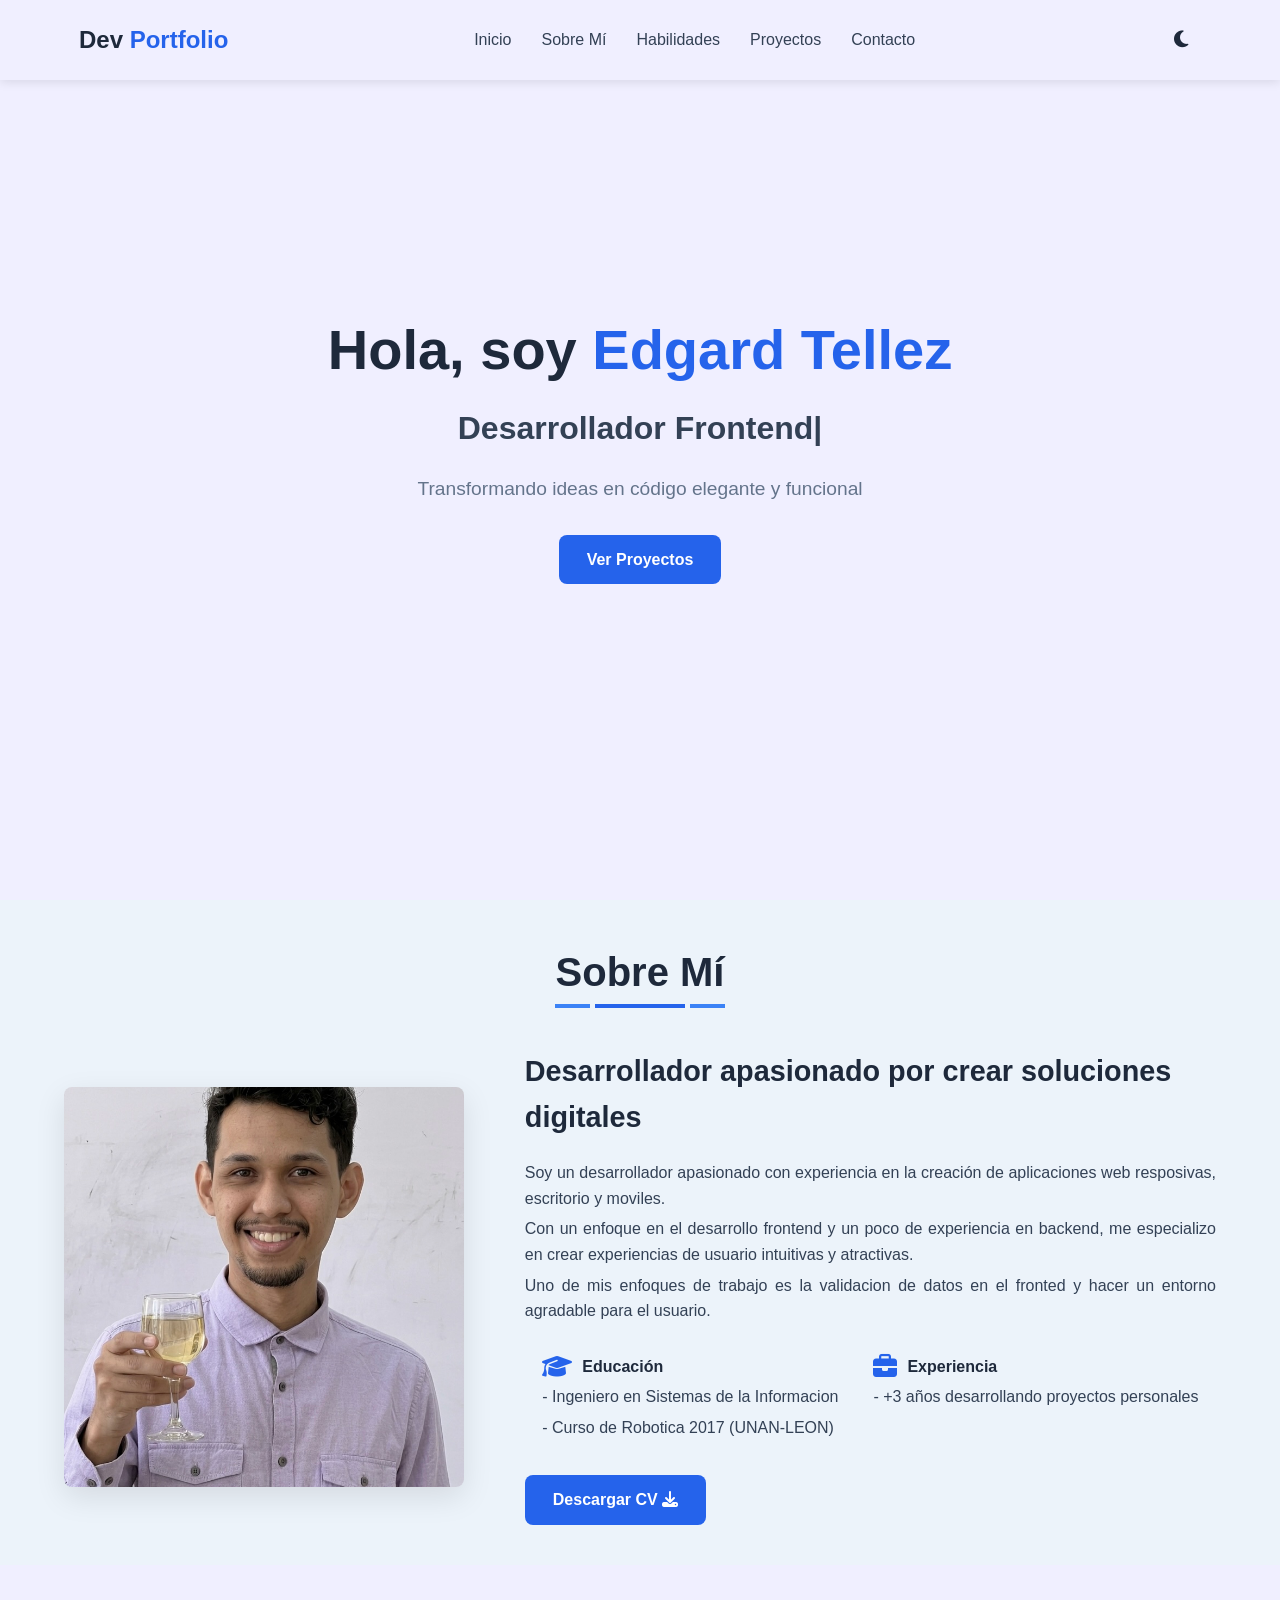
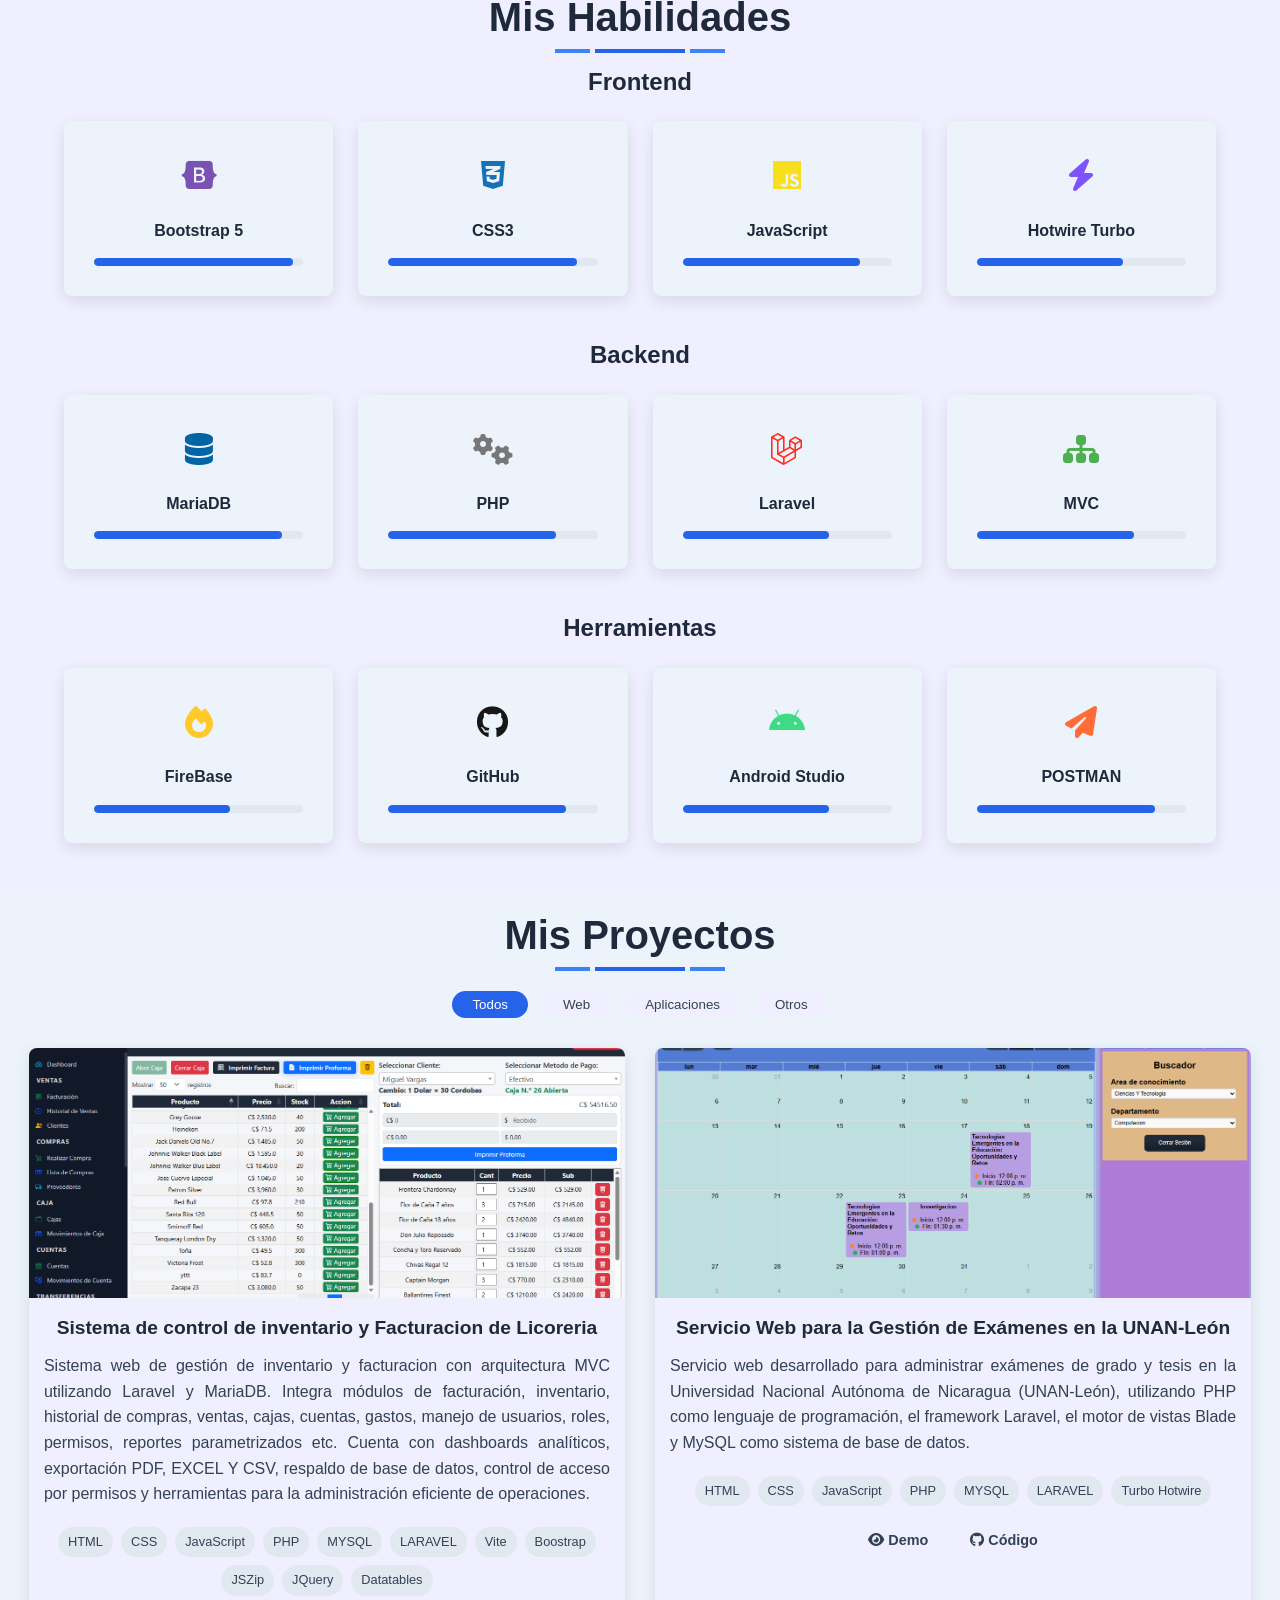
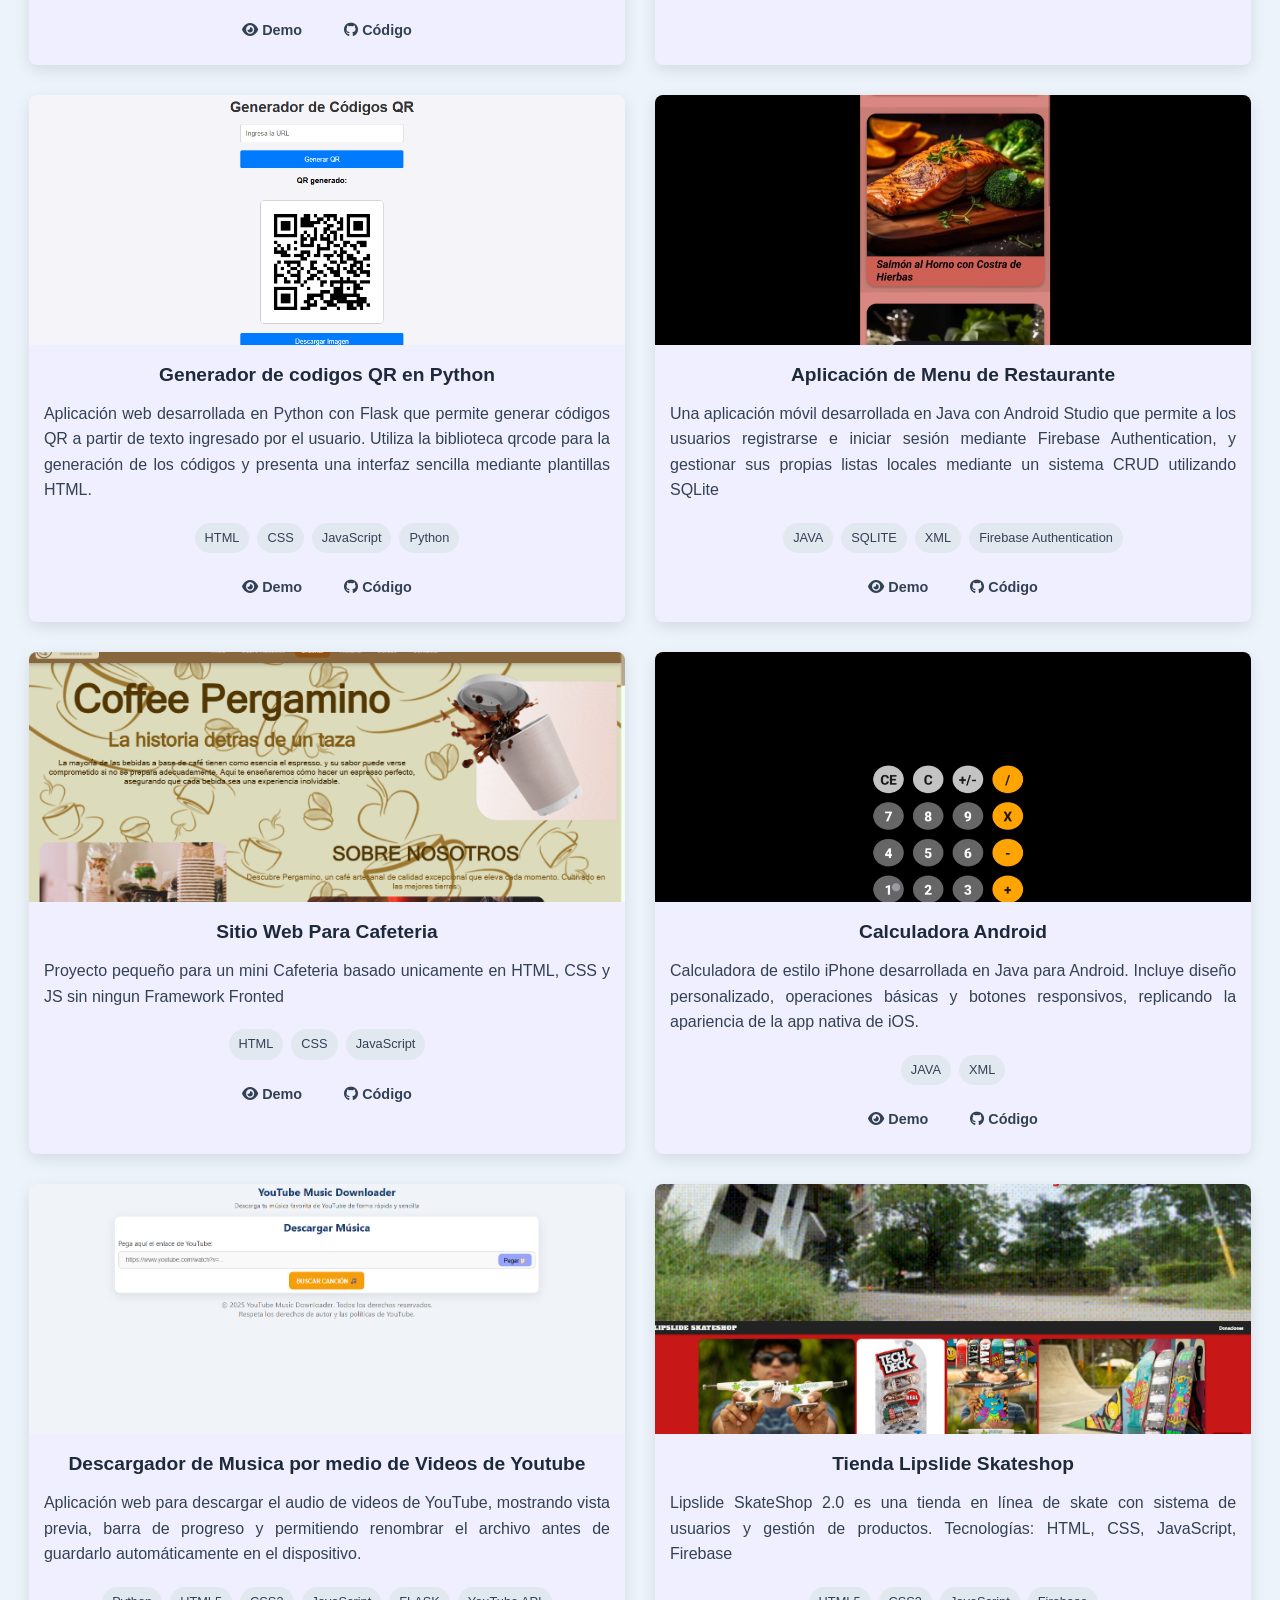
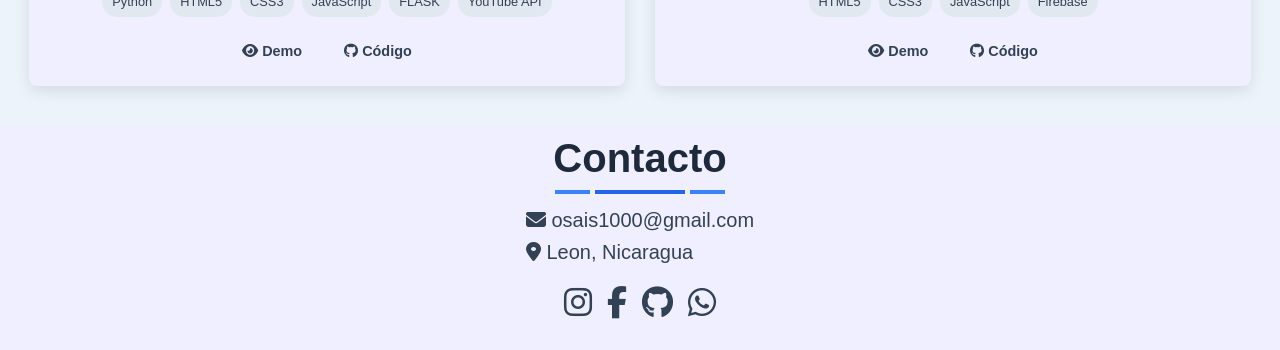
<file: public/index.html>
<!DOCTYPE html>
<html lang="es">
<head>
    <meta charset="UTF-8">
    <meta name="viewport" content="width=device-width, initial-scale=1.0">
    <title>Mi Portafolio | Desarrollador</title>
    <link rel="stylesheet" href="styles.css">
    <link rel="stylesheet" href="https://cdnjs.cloudflare.com/ajax/libs/font-awesome/6.4.0/css/all.min.css">

     <link rel="icon" type="image/png" href="Foto3.PNG">

</head>

<!-- Abrir global: py -m http.server 8000 (entrar con  tu ip: http://192.168.18.7:8000/ ) -->

<body>

    <!-- Header y Navegación -->

    <header>

        <div class="container">

            <div class="hamburger"> <span></span><span></span><span></span> </div>

            <div class="logo"> <h1>Dev <span>Portfolio</span></h1> </div>

            <nav>

                <ul class="nav-links">
                    <li><a href="#inicio">Inicio</a></li>
                    <li><a href="#sobre-mi">Sobre Mí</a></li>
                    <li><a href="#habilidades">Habilidades</a></li>
                    <li><a href="#proyectos">Proyectos</a></li>
                    <li><a href="#contacto">Contacto</a></li>
                </ul>

            </nav>

            <button class="theme-toggle"> <i class="fas fa-moon"></i> <i class="fas fa-sun"></i> </button>
        </div>
    </header>

    <!-- Sección Hero -->
    <section id="inicio" class="hero">

        <div class="container">

            <div class="hero-content">

                <h1>Hola, soy <span class="highlight">Edgard Tellez</span></h1>
                <h2>Desarrollador <span class="typed-text"></span></h2>
                <p>Transformando ideas en código elegante y funcional</p>

                <div class="hero-buttons"><a href="#proyectos" class="btn btn-primary">Ver Proyectos</a> </div>

                <!-- <div class="hero-image"> 
                    <div class="shape"></div>
                </div> -->

            </div>

            

        </div>

    </section>

    <!-- Sección Sobre Mí -->
    <section id="sobre-mi" class="about">

        <div class="container" >

            <div class="section-header"> <h2>Sobre Mí</h2> <div class="underline"></div> </div>

            <div class="about-content">

                <div class="about-image"> <img src="Foto3.PNG" style="height: 400px; width: 400px; object-fit: cover;" alt="Imagen de perfil"> </div>
                
                <div class="about-text">
                    
                    <h3>Desarrollador apasionado por crear soluciones digitales</h3>
                    <p>Soy un desarrollador apasionado con experiencia en la creación de aplicaciones web resposivas, escritorio y moviles.</p>
                    <p>Con un enfoque en el desarrollo frontend y un poco de experiencia en backend, me especializo en crear experiencias de usuario intuitivas y atractivas.</p>
                    <p>Uno de mis enfoques de trabajo es la validacion de datos en el fronted y hacer un entorno agradable para el usuario.</p>
                    
                    <div class="about-details">

                        <div class="detail">

                            <div class="ih4"> <i class="fas fa-graduation-cap"></i> <h4>Educación</h4> </div>
                        
                            <div> <p>- Ingeniero en Sistemas de la Informacion</p> <p> - Curso de Robotica 2017 (UNAN-LEON)</p> </div>
                        
                        </div>

                        <div class="detail">

                            <div class="ih4"> <i class="fas fa-briefcase"></i> <h4>Experiencia</h4> </div>
                            <div>  <p>- +3 años desarrollando proyectos personales</p> </div>

                        </div>

                    </div>

                    <a class="btn btn-primary" id="download-cv">Descargar CV <i class="fas fa-download"></i></a>

                </div>

            </div>

        </div>

    </section>

    <!-- Sección Habilidades -->
    <section id="habilidades" class="skills">

        <div class="container">

            <div class="section-header"> <h2>Mis Habilidades</h2> <div class="underline"></div> </div>

                <div class="skills-container">

                    <div class="skill-category"> <!-- Div para Separar filas -->

                        <h3>Frontend</h3>

                        <div class="skills-grid"> <!-- Div para Separar contenedores -->

                            <div class="skill-item">
                                <div class="skill-icon"><i class="fab fa-bootstrap"></i></div> <h4>Bootstrap 5</h4>
                                <div class="skill-bar"> <div class="skill-progress" style="width: 95%"></div> </div>
                            </div>

                            <div class="skill-item">
                                <div class="skill-icon"><i class="fab fa-css3-alt"></i></div> <h4>CSS3</h4>
                                <div class="skill-bar"> <div class="skill-progress" style="width: 90%"></div> </div>
                            </div>

                            <div class="skill-item">
                                <div class="skill-icon"><i class="fab fa-js"></i></div> <h4>JavaScript</h4>
                                <div class="skill-bar"> <div class="skill-progress" style="width: 85%"></div> </div>
                            </div>

                            <div class="skill-item">
                                <div class="skill-icon"><i class="fas fa-bolt"></i></div> <h4>Hotwire Turbo</h4>
                                <div class="skill-bar"> <div class="skill-progress" style="width: 70%"></div> </div>
                            </div>
                            
                        </div>

                    </div>

                    <div class="skill-category"> <!-- Div para Separar filas -->

                        <h3>Backend</h3>

                        <div class="skills-grid"> <!-- Div para Separar contenedores -->

                            <div class="skill-item">
                                <div class="skill-icon"><i class="fas fa-database"></i></div> <h4>MariaDB</h4>
                                <div class="skill-bar"> <div class="skill-progress" style="width: 90%"></div> </div>
                            </div>

                            <div class="skill-item">
                                <div class="skill-icon"><i class="fas fa-cogs"></i></div> <h4>PHP</h4>
                                <div class="skill-bar"> <div class="skill-progress" style="width: 80%"></div> </div>
                            </div>

                            <div class="skill-item">
                                <div class="skill-icon"><i class="fab fa-laravel"></i></div> <h4>Laravel</h4>
                                <div class="skill-bar"> <div class="skill-progress" style="width: 70%"></div> </div>
                            </div>

                            <div class="skill-item">
                                <div class="skill-icon"><i class="fas fa-sitemap"></i></div> <h4>MVC</h4>
                                <div class="skill-bar"> <div class="skill-progress" style="width: 75%"></div> </div>
                            </div>
                            
                        </div>

                    </div>

                    <div class="skill-category"> <!-- Div para Separar filas -->

                        <h3>Herramientas</h3>

                        <div class="skills-grid"> <!-- Div para Separar contenedores -->

                            <div class="skill-item"> <!-- Div de cada contenedor -->
                                <div class="skill-icon"><i class="fas fa-fire"></i></div> <h4>FireBase</h4>
                                <div class="skill-bar"> <div class="skill-progress" style="width: 65%"></div> </div>
                            </div>
                            
                            <div class="skill-item"> <!-- Div de cada contenedor -->
                                <div class="skill-icon"><i class="fab fa-github"></i></div> <h4>GitHub</h4>
                                <div class="skill-bar"> <div class="skill-progress" style="width: 85%"></div> </div>
                            </div>

                            <div class="skill-item"> <!-- Div de cada contenedor -->
                                <div class="skill-icon"><i class="fab fa-android"></i></div> <h4>Android Studio</h4>
                                <div class="skill-bar"> <div class="skill-progress" style="width: 70%"></div> </div>
                            </div>
                            
                            <div class="skill-item"> <!-- Div de cada contenedor -->
                                <div class="skill-icon"><i class="fas fa-paper-plane"></i></div> <h4>POSTMAN</h4>
                                <div class="skill-bar"> <div class="skill-progress" style="width: 85%"></div> </div>
                            </div>

                        </div>
                        
                    </div>

                </div>

            </div>

        </div>

    </section>

    <!-- Sección Proyectos -->
    <section id="proyectos" class="projects">
        <div class="container">
            <div class="section-header"> <h2>Mis Proyectos</h2> <div class="underline"></div> </div>

            <div class="project-filters">
                <button class="filter-btn active" data-filter="all">Todos</button>
                <button class="filter-btn" data-filter="web">Web</button>
                <button class="filter-btn" data-filter="app">Aplicaciones</button>
                <button class="filter-btn" data-filter="other">Otros</button>
            </div>

            <div class="projects-grid">

                <div class="project-card" data-category="web">
                    <div class="project-img">
                        <img src="img/Examen_de_grado_inventario.png" alt="Proyecto 1">
                    </div>
                    <div class="project-info">
                        <h3>Sistema de control de inventario y Facturacion de Licoreria</h3>
                        <p>
                        Sistema web de gestión de inventario y facturacion con arquitectura MVC utilizando Laravel y MariaDB. Integra módulos de facturación, inventario, historial de compras, ventas, cajas, cuentas, gastos, manejo de usuarios, roles, permisos, reportes parametrizados etc. Cuenta con dashboards analíticos, exportación PDF, EXCEL Y CSV, respaldo de base de datos, control de acceso por permisos y herramientas para la administración eficiente de operaciones.                        </p>
                        <div class="project-tech">
                            <span>HTML</span>
                            <span>CSS</span>
                            <span>JavaScript</span>
                            <span>PHP</span>
                            <span>MYSQL</span>
                            <span>LARAVEL</span>
                            <span>Vite</span>
                            <span>Boostrap</span>
                            <span>JSZip</span>
                            <span>JQuery</span>
                            <span>Datatables</span>

                        </div>
                        <div class="project-links">
                            <a href="https://youtu.be/X7hzuRqseWw?si=EUbUhXH4HKG099c0" class="btn btn-sm"><i class="fas fa-eye"></i> Demo</a>
                            <a href="https://github.com/EdgardSk8/Inventario-Licoreria" class="btn btn-sm"><i class="fab fa-github"></i> Código</a>
                        </div>
                    </div>
                </div>

                <div class="project-card" data-category="web">
                    <div class="project-img">
                        <img src="img/Servicio_UNAN_LEON.png" alt="Proyecto 1">
                    </div>
                    <div class="project-info">
                        <h3>Servicio Web para la Gestión de Exámenes en la UNAN-León</h3>
                        <p>
                            Servicio web desarrollado para administrar exámenes de grado y tesis en la Universidad Nacional Autónoma de Nicaragua (UNAN-León), utilizando PHP como lenguaje de programación, el framework Laravel, el motor de vistas Blade y MySQL como sistema de base de datos.
                        </p>
                        <div class="project-tech">
                            <span>HTML</span>
                            <span>CSS</span>
                            <span>JavaScript</span>
                            <span>PHP</span>
                            <span>MYSQL</span>
                            <span>LARAVEL</span>
                            <span>Turbo Hotwire</span>
                        </div>
                        <div class="project-links">
                            <a href="https://youtu.be/eh13IFyU1uA" class="btn btn-sm"><i class="fas fa-eye"></i> Demo</a>
                            <a href="https://github.com/EdgardSk8/Gestion_Examenes_UNAN" class="btn btn-sm"><i class="fab fa-github"></i> Código</a>
                        </div>
                    </div>
                </div>

                <div class="project-card" data-category="web">
                    <div class="project-img">
                        <img src="img/Generador_Python.png" alt="Proyecto 1">
                    </div>
                    <div class="project-info">
                        <h3>Generador de codigos QR en Python</h3>
                        <p>
                            Aplicación web desarrollada en Python con Flask que permite generar códigos QR a partir de texto ingresado por el usuario. Utiliza la biblioteca qrcode para la generación de los códigos y presenta una interfaz sencilla mediante plantillas HTML.
                        </p>
                        <div class="project-tech">
                            <span>HTML</span>
                            <span>CSS</span>
                            <span>JavaScript</span>
                            <span>Python</span>
                        </div>
                        <div class="project-links">
                            <a href="https://generador-qr-dgtd.onrender.com/" class="btn btn-sm"><i class="fas fa-eye"></i> Demo</a>
                            <a href="https://github.com/EdgardSk8/Generador-QR" class="btn btn-sm"><i class="fab fa-github"></i> Código</a>
                        </div>
                    </div>
                </div>

                <div class="project-card" data-category="app">
                    <div class="project-img">
                        <img src="img/Aplicacionmenu.png" alt="Proyecto 2">
                    </div>
                    <div class="project-info">
                        <h3>Aplicación de Menu de Restaurante</h3>
                        <p>Una aplicación móvil desarrollada en Java con Android Studio que permite a los usuarios registrarse e iniciar sesión mediante Firebase Authentication, y gestionar sus propias listas locales mediante un sistema CRUD utilizando SQLite</p>
                        <div class="project-tech">
                            <span>JAVA</span>
                            <span>SQLITE</span>
                            <span>XML</span>
                            <span>Firebase Authentication</span>
                        </div>
                        <div class="project-links">
                            <a href="https://www.youtube.com/watch?v=vlMuumZZXKM" class="btn btn-sm"><i class="fas fa-eye"></i> Demo</a>
                            <a href="https://github.com/EdgardSk8/Aplicacion-Restaurante-Gourmet-en-Android" class="btn btn-sm"><i class="fab fa-github"></i> Código</a>
                        </div>
                    </div>
                </div>

                <div class="project-card" data-category="web">
                    <div class="project-img">
                        <img src="img/Pergamino.png" alt="Proyecto 3">
                    </div>
                    <div class="project-info">
                        <h3>Sitio Web Para Cafeteria</h3>
                        <p>Proyecto pequeño para un mini Cafeteria basado unicamente en HTML, CSS y JS sin ningun Framework Fronted</p>
                        <div class="project-tech">
                            <span>HTML</span>
                            <span>CSS</span>
                            <span>JavaScript</span>
                        </div>
                        <div class="project-links">
                            <a href="https://coffee-pergamino.onrender.com/index.html" class="btn btn-sm"><i class="fas fa-eye"></i> Demo</a>
                            <a href="https://github.com/EdgardSk8/Coffee-Pergamino" class="btn btn-sm"><i class="fab fa-github"></i> Código</a>
                        </div>
                    </div>
                </div>

                <div class="project-card" data-category="app">
                    <div class="project-img">
                        <img src="img/CalculadoraAndroid.png" alt="Proyecto 4">
                    </div>
                    <div class="project-info">
                        <h3>Calculadora Android</h3>
                        <p>Calculadora de estilo iPhone desarrollada en Java para Android. Incluye diseño personalizado, operaciones básicas y botones responsivos, replicando la apariencia de la app nativa de iOS.</p>
                        <div class="project-tech">
                            <span>JAVA</span>
                            <span>XML</span>
                        </div>
                        <div class="project-links">
                            <a href="https://www.youtube.com/shorts/50YnQpTD0W4" class="btn btn-sm"><i class="fas fa-eye"></i> Demo</a>
                            <a href="https://github.com/EdgardSk8/Calculadora-Estilo-IPhone-en-Java/" class="btn btn-sm"><i class="fab fa-github"></i> Código</a>
                        </div>
                    </div>
                </div>

                <div class="project-card" data-category="web">
                    <div class="project-img">
                        <img src="img/DescargadorYoutube.png" alt="Proyecto 4">
                    </div>
                    <div class="project-info">
                        <h3>Descargador de Musica por medio de Videos de Youtube</h3>
                        <p>Aplicación web para descargar el audio de videos de YouTube, mostrando vista previa, barra de progreso y permitiendo renombrar el archivo antes de guardarlo automáticamente en el dispositivo.</p>
                        <div class="project-tech">
                            <span>Python</span>
                            <span>HTML5</span>
                            <span>CSS3</span>
                            <span>JavaScript</span>
                            <span>FLASK</span>
                            <span>YouTube API</span>
                        </div>
                        <div class="project-links">
                            <a href="https://www.youtube.com/watch?v=G7lsgYuBqY8" class="btn btn-sm"><i class="fas fa-eye"></i> Demo</a>
                            <a href="https://github.com/EdgardSk8/Descargador-de-Canciones-de-Youtube.git" class="btn btn-sm"><i class="fab fa-github"></i> Código</a>
                        </div>
                    </div>
                </div>

                <div class="project-card" data-category="web">
                    <div class="project-img">
                        <img src="img/Lipslideskateshopweb.png" alt="Proyecto 4">
                    </div>
                    <div class="project-info">
                        <h3>Tienda Lipslide Skateshop</h3>
                        <p>Lipslide SkateShop 2.0 es una tienda en línea de skate con sistema de usuarios y gestión de productos. Tecnologías: HTML, CSS, JavaScript, Firebase</p>
                        <div class="project-tech">
                            <span>HTML5</span>
                            <span>CSS3</span>
                            <span>JavaScript</span>
                            <span>Firebase</span>
                        </div>
                        <div class="project-links">
                            <a href="https://lipslide-skateshop.web.app/" class="btn btn-sm"><i class="fas fa-eye"></i> Demo</a>
                            <a href="https://github.com/EdgardSk8/Lipslide-SkateShop-2.0.git" class="btn btn-sm"><i class="fab fa-github"></i> Código</a>
                        </div>
                    </div>
                </div>

            </div>
        </div>
    </section>

    <!-- Sección Contacto -->
    <section id="contacto" class="contact">

        <div class="container">

            <div class="section-header"> <h2>Contacto</h2> <div class="underline"></div> </div>

            <div class="contact-content simple-contact">
                <ul class="contact-details"> <li><i class="fas fa-envelope"></i> <a href="mailto:osais1000@gmail.com">osais1000@gmail.com</a></li> <li><i class="fas fa-map-marker-alt"></i> Leon, Nicaragua</li> </ul>

                <div class="social-links">
                    <a href="https://www.instagram.com/edgard_sk8/" target="_blank"><i class="fab fa-instagram"></i></a>
                    <a href="https://www.facebook.com/EdgardJTM/" target="_blank"><i class="fab fa-facebook-f"></i></a>
                    <a href="https://github.com/EdgardSk8" target="_blank"><i class="fab fa-github"></i></a>
                    <a href="https://wa.me/84774288" target="_blank"><i class="fab fa-whatsapp"></i></a>
                </div>

            </div>

        </div>

    </section>

    <button id="back-to-top" class="back-to-top"> <i class="fas fa-arrow-up"></i></button>
    <div id="imageModal" class="image-modal"> <span class="close">&times;</span> <img class="modal-content" id="modalImg"> </div>
    <script src="script.js"></script>

</body>
</html>
</file>
<file: public/styles.css>
/* Variables y Reset */
:root {
    --primary-color: #2563eb;
    --secondary-color: #3b82f6;
    --accent-color: #60a5fa;
    --dark-color: #1e293b;
    --light-color: #ecf3fa;
    --text-color: #334155;
    --text-light: #64748b;
    --background-color: #f0efff;
    --border-color: #e2e8f0;
    --shadow-color: rgba(0, 0, 0, 0.1);
    --transition: all 0.3s ease;
    --border-radius: 8px;
    --section-padding: 40px 0;
}

/* Tema Oscuro */
[data-theme="dark"] {
    --primary-color: #3b82f6;
    --secondary-color: #60a5fa;
    --accent-color: #93c5fd;
    --dark-color: #f8fafc;
    --light-color: #1e293b;
    --text-color: #e2e8f0;
    --text-light: #94a3b8;
    --background-color: #0f172a;
    --border-color: #334155;
    --shadow-color: rgba(0, 0, 0, 0.3);
}

* {
    margin: 0;
    padding: 0;
    box-sizing: border-box;
}

html {
    scroll-behavior: smooth;
}

body {
    font-family: 'Segoe UI', Tahoma, Geneva, Verdana, sans-serif;
    line-height: 1.6;
    color: var(--text-color);
    background-color: var(--background-color);
    transition: var(--transition);
}

a {
    text-decoration: none;
    color: inherit;
}

ul {
    list-style: none;
}

img {
    max-width: 100%;
    height: auto;
    display: block;
}

/* Utilidades */
.container {
    width: 90%;
    max-width: 100%;
    margin: 0 auto;
}

.section-header {
    text-align: center;
    margin-bottom: 10px;
}

.section-header h2 {
    font-size: 2.5rem;
    color: var(--dark-color);
}

.underline {
    height: 4px;
    width: 90px;
    background: var(--primary-color);
    margin: 0 auto;
    position: relative;
}

.underline::before {
    content: '';
    position: absolute;
    height: 4px;
    width: 35px;
    background: var(--secondary-color);
    top: 0;
    left: -40px;
}

.underline::after {
    content: '';
    position: absolute;
    height: 4px;
    width: 35px;
    background: var(--secondary-color);
    top: 0;
    right: -40px;
}

.btn {
    display: inline-block;
    padding: 12px 28px;
    border-radius: var(--border-radius);
    font-weight: 600;
    text-align: center;
    cursor: pointer;
    transition: var(--transition);
    border: none;
    outline: none;
}

.btn-primary {
    background-color: var(--primary-color);
    color: white;
}

.btn-primary:hover {
    background-color: var(--secondary-color);
    transform: translateY(-3px);
    box-shadow: 0 10px 20px rgba(0, 0, 0, 0.1);
}

.btn-secondary {
    background-color: transparent;
    color: var(--primary-color);
    border: 2px solid var(--primary-color);
}

.btn-secondary:hover {
    background-color: var(--primary-color);
    color: white;
    transform: translateY(-3px);
    box-shadow: 0 10px 20px rgba(0, 0, 0, 0.1);
}

.btn-sm {
    padding: 8px 16px;
    font-size: 0.9rem;
}

.highlight {
    color: var(--primary-color);
}

/* Header y Navegación */
header {
    position: fixed;
    top: 0;
    left: 0;
    width: 100%;
    z-index: 1000;
    background-color: var(--background-color);
    box-shadow: 0 2px 10px var(--shadow-color);
    transition: var(--transition);
}

header .container {
    display: flex;
    justify-content: space-between;
    align-items: center;
    padding: 20px 15px;
}

.logo h1 {
    font-size: 1.5rem;
    font-weight: 700;
    color: var(--dark-color);
}

.logo span {
    color: var(--primary-color);
}

.nav-links {
    display: flex;
    gap: 30px;
}

.nav-links a {
    font-weight: 500;
    position: relative;
    transition: var(--transition);
}

.nav-links a:hover {
    color: var(--primary-color);
}

.nav-links a::after {
    content: '';
    position: absolute;
    bottom: -5px;
    left: 0;
    width: 0;
    height: 2px;
    background-color: var(--primary-color);
    transition: var(--transition);
}

.nav-links a:hover::after {
    width: 100%;
}

.hamburger {
    display: none;
    flex-direction: column;
    cursor: pointer;
}

.hamburger span {
    width: 25px;
    height: 3px;
    background-color: var(--dark-color);
    margin: 3px 0;
    transition: var(--transition);
}

.theme-toggle {
    background: none;
    border: none;
    cursor: pointer;
    font-size: 1.2rem;
    color: var(--dark-color);
    display: flex;
    align-items: center;
    justify-content: center;
    width: 40px;
    height: 40px;
    border-radius: 50%;
    transition: var(--transition);
}

.theme-toggle:hover {
    background-color: var(--border-color);
}

.theme-toggle .fa-sun {
    display: none;
}

[data-theme="dark"] .theme-toggle .fa-moon {
    display: none;
}

[data-theme="dark"] .theme-toggle .fa-sun {
    display: block;
    color: rgb(230, 214, 76)
}

/* Sección Hero */
.hero {
    height: 100vh;
    background-color: var(--background-color);
    overflow: hidden;
     display: flex;
    justify-content: center; /* Horizontal */
    align-items: center;     /* Vertical */
}

.hero .container {
    display: flex;
    gap: 40px;
}

.hero-content {
    flex: 1;
    text-align: center;
     z-index: 2;
}

.hero-content h1 {
    font-size: 3.5rem;
    line-height: 1.2;
    margin-bottom: 20px;
    color: var(--dark-color);
}

.hero-content h2 {
    font-size: 2rem;
    margin-bottom: 20px;
    color: var(--text-color);
}

.hero-content p {
    font-size: 1.2rem;
    margin-bottom: 30px;
    color: var(--text-light);
}

.hero-buttons {
    display: flex;
    gap: 15px;
    justify-content: center;
}

.hero-image {
    flex: 1;
    position: relative;
    display: flex;
    justify-content: center;
    align-items: center;
     z-index: 1;
}

.hero-image img {
    width: 80%;
    border-radius: 20px;
    position: relative;
    z-index: 2;
    box-shadow: 0 20px 30px var(--shadow-color);
}

.shape {
    position: absolute;
    width: 300px;
    height: 300px;
    background-color: var(--primary-color);
    border-radius: 30% 70% 70% 30% / 30% 30% 70% 70%;
    opacity: 0.1;
    z-index: 1;
    animation: morph 8s ease-in-out infinite;
}

@keyframes morph {
    0% {
        border-radius: 30% 70% 70% 30% / 30% 30% 70% 70%;
    }
    25% {
        border-radius: 70% 30% 30% 70% / 70% 70% 30% 30%;
    }
    50% {
        border-radius: 30% 70% 70% 30% / 70% 30% 70% 30%;
    }
    75% {
        border-radius: 70% 30% 30% 70% / 30% 70% 30% 70%;
    }
    100% {
        border-radius: 30% 70% 70% 30% / 30% 30% 70% 70%;
    }
}

.typed-text::after {
    content: '|';
    animation: blink 0.7s infinite;
}

@keyframes blink {
    0%, 100% {
        opacity: 1;
    }
    50% {
        opacity: 0;
    }
}

/* Sección Sobre Mí */
.about {
    scroll-margin-top:80px;
    margin-bottom: 0;
    padding: var(--section-padding);
    background-color: var(--light-color);
}

.about-content {
    margin-top: 40px;
    display: flex;
    align-items: center;
}

.about-image {
    flex: 1;
}

.about-image img {
    border-radius: var(--border-radius);
    box-shadow: 0 10px 30px var(--shadow-color);
}

.about-text {
    flex: 1.5;
}

.about-text h3 {
    font-size: 1.8rem;
    margin-bottom: 20px;
    color: var(--dark-color);
}

.about-text p {
    text-align: justify;
    margin-bottom: 5px;
    color: var(--text-color);
}

.about-details {
    display: flex;
    margin: 30px 0;
    justify-content: space-around;
}

.detail { flex-direction: column; }

.ih4{
    display: flex;
    flex-direction: row;
    gap: 10px;
}

.detail i {
    font-size: 1.5rem;
    color: var(--primary-color);
}

.detail h4 {
    
    margin-bottom: 5px;
    color: var(--dark-color);
}


/* Sección Habilidades */
.skills {
    scroll-margin-top:80px;
    margin-top: 20px;
    padding-bottom: 50px;
    background-color: var(--background-color);
}

.skills-container {
    display: flex;
    flex-direction: column;
    gap: 40px;
}

.skill-category h3 {
    font-size: 1.5rem;
    margin-bottom: 20px;
    color: var(--dark-color);
    text-align: center;
}

.skills-grid {
    display: grid;
    grid-template-columns: repeat(auto-fill, minmax(250px, 1fr));
    gap: 25px;

    max-width: 1200px;
    margin: 0 auto;
}

.skill-item {
    background-color: var(--light-color);
    padding: 30px;
    border-radius: var(--border-radius);
    box-shadow: 0 5px 15px var(--shadow-color);
    transition: var(--transition);
}

.skill-item:hover {
    transform: translateY(-5px);
    box-shadow: 0 10px 20px var(--shadow-color);
    cursor: pointer;
    background-color:#2d3748;
}

.skill-icon {
    font-size: 2rem;
    color: var(--primary-color);
    margin-bottom: 15px;
    text-align: center;
}

.skill-item h4 {
    text-align: center;
    margin-bottom: 15px;
    color: var(--dark-color);
}

.skill-bar {
    height: 8px;
    background-color: var(--border-color);
    border-radius: 10px;
    overflow: hidden;
}

.skill-progress {
    height: 100%;
    background-color: var(--primary-color);
    border-radius: 10px;
}

/* Sección Proyectos */
.projects {
    scroll-margin-top:80px;
    padding: 10px;
    background-color: var(--light-color);
    /* border: 2px solid red; */
}

.projects .container{
    width: 97%;
    margin-bottom: 30px;
}

.project-filters {
    display: flex;
    justify-content: center;
    gap: 15px;
    margin-bottom: 20px;
    flex-wrap: wrap;
    padding: 10px;
}

.filter-btn {
    padding: 6px 20px;
    background-color: var(--background-color);
    border: none;
    border-radius: 30px;
    cursor: pointer;
    font-weight: 500;
    transition: var(--transition);
    color: var(--text-color);
}

.filter-btn:hover, .filter-btn.active {
    background-color: var(--primary-color);
    color: white;
}

.projects-grid {
    display: grid;
    grid-template-columns: repeat(auto-fill, minmax(400px, 1fr));
    gap: 30px;
    /* border: 2px solid red; */
    
}

.project-card {
    background-color: var(--background-color);
    border-radius: var(--border-radius);
    overflow: hidden;
    box-shadow: 0 5px 15px var(--shadow-color);
    transition: var(--transition);
}

.project-card:hover {
    transform: translateY(-10px);
    box-shadow: 0 15px 30px var(--shadow-color);
    cursor: pointer;
}

.project-img {
    overflow: hidden;
    height: 250px;
}

.project-img img {
    width: 100%;
    height: 100%;
    object-fit: cover;
    transition: var(--transition);
}

.project-card:hover .project-img img {
    transform: scale(1.1);
}

.project-info {
    padding: 15px;
}

.project-info h3 {
    font-size: 1.2rem;
    text-align: center;
    color: var(--dark-color);
}

.project-info p {
    margin-top: 10px;
    text-align: justify;
    margin-bottom: 20px;
    color: var(--text-color);
}

.project-tech {
    display: flex;
    justify-content: center;
    flex-wrap: wrap;
    gap: 8px;
    margin-bottom: 15px;
}

.project-tech span {
    background-color: var(--border-color);
    padding: 5px 10px;
    border-radius: 20px;
    font-size: 0.8rem;
    color: var(--text-color);
    transition: background-color 0.3s ease;
}

.project-tech span:hover {
    background-color: #3ca2d1;
}

.project-links {
    display: flex;
    justify-content: center;
    gap: 10px;
}

.project-links .btn{
    transition: background-color 0.3s ease;
    border-radius: 40px;
}

.project-links .btn:hover{
    background-color: #3ca2d1;
}

/* Sección Contacto */
.contact {
    padding: 0;
    background-color: var(--background-color);
}

.contact-content {
    justify-content: center;
    flex-direction: column;
    align-items: center;
    display: flex;
}

.contact-info, .contact-form {
    flex: 1;
}

.contact-info h3 {
    font-size: 1.5rem;
    margin-bottom: 20px;
    color: var(--dark-color);
}

.contact-info p {
    margin-bottom: 30px;
    color: var(--text-color);
}

.contact-details {
    margin-bottom: 10px;
}

.contact-details li{
    font-size: 20px;
}

.contact-item {
    display: flex;
    align-items: flex-start;
    gap: 15px;
    margin-bottom: 20px;
}

.contact-item i {
    font-size: 1.5rem;
    color: var(--primary-color);
}

.contact-item h4 {
    margin-bottom: 5px;
    color: var(--dark-color);
}

.social-links {
    display: flex;
    gap: 15px;
    font-size: 2rem;
    transition: all 0.3s ease;
    margin-bottom: 20px;
}

.social-links i {
    transition: color 0.3s ease, transform 0.3s ease;
    cursor: pointer;
}

.social-links i:hover {
    transform: translateY(-5px);
}

.social-link {
    display: flex;
    align-items: center;
    justify-content: center;
    width: 40px;
    height: 40px;
    background-color: var(--light-color);
    border-radius: 50%;
    color: var(--primary-color);
    transition: var(--transition);
}

.social-link:hover {
    background-color: var(--primary-color);
    color: white;
    transform: translateY(-5px);
}

.form-group {
    margin-bottom: 20px;
}

.form-group label {
    display: block;
    margin-bottom: 8px;
    font-weight: 500;
    color: var(--dark-color);
}

.form-group input, .form-group textarea {
    width: 100%;
    padding: 12px 15px;
    border: 1px solid var(--border-color);
    border-radius: var(--border-radius);
    background-color: var(--light-color);
    color: var(--text-color);
    transition: var(--transition);
}

.form-group input:focus, .form-group textarea:focus {
    outline: none;
    border-color: var(--primary-color);
    box-shadow: 0 0 0 2px rgba(37, 99, 235, 0.2);
}

/* Footer */
footer {
    background-color: var(--dark-color);
    color: white;
    padding: 60px 0 20px;
}

.footer-content {
    display: flex;
    justify-content: space-between;
    flex-wrap: wrap;
    gap: 30px;
    margin-bottom: 40px;
}

/* Botón Volver Arriba */
.back-to-top {
    position: fixed;
    bottom: 30px;
    right: 30px;
    width: 50px;
    height: 50px;
    background-color: var(--primary-color);
    color: white;
    border: none;
    border-radius: 50%;
    display: flex;
    align-items: center;
    justify-content: center;
    cursor: pointer;
    opacity: 0;
    visibility: hidden;
    transition: var(--transition);
    z-index: 999;
    box-shadow: 0 5px 15px rgba(0, 0, 0, 0.2);
}

.back-to-top.active {
    opacity: 1;
    visibility: visible;
}

.back-to-top:hover {
    background-color: var(--secondary-color);
    transform: translateY(-5px);
}

.image-modal {
    display: none;
    position: fixed;
    z-index: 9999;
    top: 0; left: 0;
    width: 100%; height: 100%;
    background: rgba(0, 0, 0, 0.85);
    backdrop-filter: blur(4px);
    justify-content: center;
    align-items: center;
    animation: fadeIn 0.3s ease;
  }
  
  .image-modal.active {
    display: flex;
  }
  
  .image-modal .modal-content {
    max-width: 90vw;
    max-height: 90vh;
    width: auto;
    height: auto;
    object-fit: contain;
    border-radius: 12px;
    box-shadow: 0 0 25px rgba(255, 255, 255, 0.3);
    animation: zoomIn 0.4s ease;
    margin: auto;
    display: block;
  }
  
  
  .image-modal .close {
    position: absolute;
    top: 20px;
    right: 35px;
    color: #dfdfdf;
    font-size: 45px;
    font-weight: bold;
    cursor: pointer;
    text-shadow: 0 0 10px rgba(255,255,255,0.5);
    transition: transform 0.3s ease;
  }
  
  .image-modal .close:hover {
    transform: scale(1.2);
  }
  
  @keyframes zoomIn {
    from { transform: scale(0.8); opacity: 0; }
    to   { transform: scale(1); opacity: 1; }
  }
  
  @keyframes fadeIn {
    from { opacity: 0; }
    to   { opacity: 1; }
  }

  @keyframes zoomOut {
    from { transform: scale(1); opacity: 1; }
    to   { transform: scale(0.8); opacity: 0; }
  }
  
  .image-modal.closing .modal-content {
    animation: zoomOut 0.3s ease;
  }  





  /* COLORES DE ICONOS */

.fa-bootstrap{color:#7952B3;}
.fa-css3-alt{color:#1572B6;}
.fa-js{color:#F7DF1E;}
.fa-bolt{color:#7F52FF;}
.fa-database{color:#0064A5;}
.fa-cogs{color:#777;}
.fa-laravel{color:#FF2D20;}
.fa-sitemap{color:#4CAF50;}
.fa-fire{color:#FFCA28;}
.skill-item .fa-github{color:#181717;}
.fa-android{color:#3DDC84;}
.fa-paper-plane{color:#FF6C37;}

.skill-icon i{transition:.3s;}
.skill-icon i:hover{transform:scale(1.2);}
  

/* Media Queries */
/* =====================================
   TABLETS
===================================== */
@media (max-width: 992px){

    .about-content{
        flex-direction:column;
    }

    .about-image{
        margin-bottom:20px;
    }

    .about-image img{
        width:300px !important;
        height:300px !important;
        margin:auto;
    }

    .hero .container{
        flex-direction:column;
        text-align:center;
    }

    .hero-buttons{
        justify-content:center;
    }

}

/* =====================================
   MOVILES
===================================== */
@media (max-width: 768px){

     .hamburger{
        display:flex;
    }

     .nav-links{
        position:fixed;
        top:60px;
        left:-100%;

        width:100%;
        height:100vh;

        display:flex;
        flex-direction:column;
        justify-content:center;
        align-items:center;

        background:var(--background-color);

        transition:.3s;
    }

    .nav-links.active{
        left:0;
    }

    .container{
        width:95%;
    }

    /* HEADER */

    header .container{
        padding:12px;
    }

    .logo h1{
        font-size:1.2rem;
    }

    /* HERO */

    .hero{
        padding-top:100px;
        padding-bottom:30px;
    }

    .hero-content h1{
        font-size:2rem;
    }

    .hero-content h2{
        font-size:1.2rem;
    }

    .hero-content p{
        font-size:.95rem;
    }

    .hero-image img,
    .about-image img{
        width:240px !important;
        height:240px !important;
        object-fit:cover;
    }

    .shape{
        width:220px;
        height:220px;
    }

    /* SOBRE MI */

    .about{
        padding:40px 0;
    }

    .about-details {
        flex-direction: column;
        gap: 20px;
        padding: 0 0 0 20px;
    }



    .about-text{
        text-align:center;
    }

    /* HABILIDADES */

    .skills-grid{
        grid-template-columns:1fr;
        gap:15px;
    }

    .skill-item{
        padding:18px;
    }

    /* PROYECTOS */

    .projects{
        padding:15px 0;
    }

    .projects .container{
        width:95%;
    }

    .projects-grid{
        display:grid;
        grid-template-columns:1fr !important;
        gap:20px;
    }

    .project-card{
        width:100%;
        max-width:100%;
        overflow:hidden;
    }

    .project-img{
        height:200px;
    }

    .project-img img{
        width:100%;
        height:100%;
        object-fit:cover;
    }

    .project-info{
        padding:12px;
        overflow:hidden;
    }

    .project-info h3{
        font-size:1rem;
    }

    .project-info p{
        font-size:.9rem;
        text-align:left;
        word-break:break-word;
    }

    .project-tech{
        display:flex;
        flex-wrap:wrap;
        gap:6px;
    }

    .project-tech span{
        font-size:.75rem;
        padding:4px 8px;
        max-width:100%;
        word-break:break-word;
    }



    .project-links .btn{
        width:100%;
    }

    /* CONTACTO */

    .contact-details li{
        font-size:1rem;
        text-align:center;
    }

    .social-links{
        font-size:1.5rem;
    }

}

/* =====================================
   CELULARES PEQUEÑOS
===================================== */
@media (max-width: 480px){

    .section-header h2{
        font-size:1.6rem;
    }

    .hero-content h1{
        font-size:1.7rem;
    }

    .hero-content h2{
        font-size:1rem;
    }

    .hero-image img,
    .about-image img{
        width:200px !important;
        height:200px !important;
    }

    .project-img{
        height:150px;
    }

    .project-info{
        padding:10px;
    }

    .project-info p{
        font-size:.85rem;
    }

    .project-tech span{
        font-size:.7rem;
    }

}
</file>
